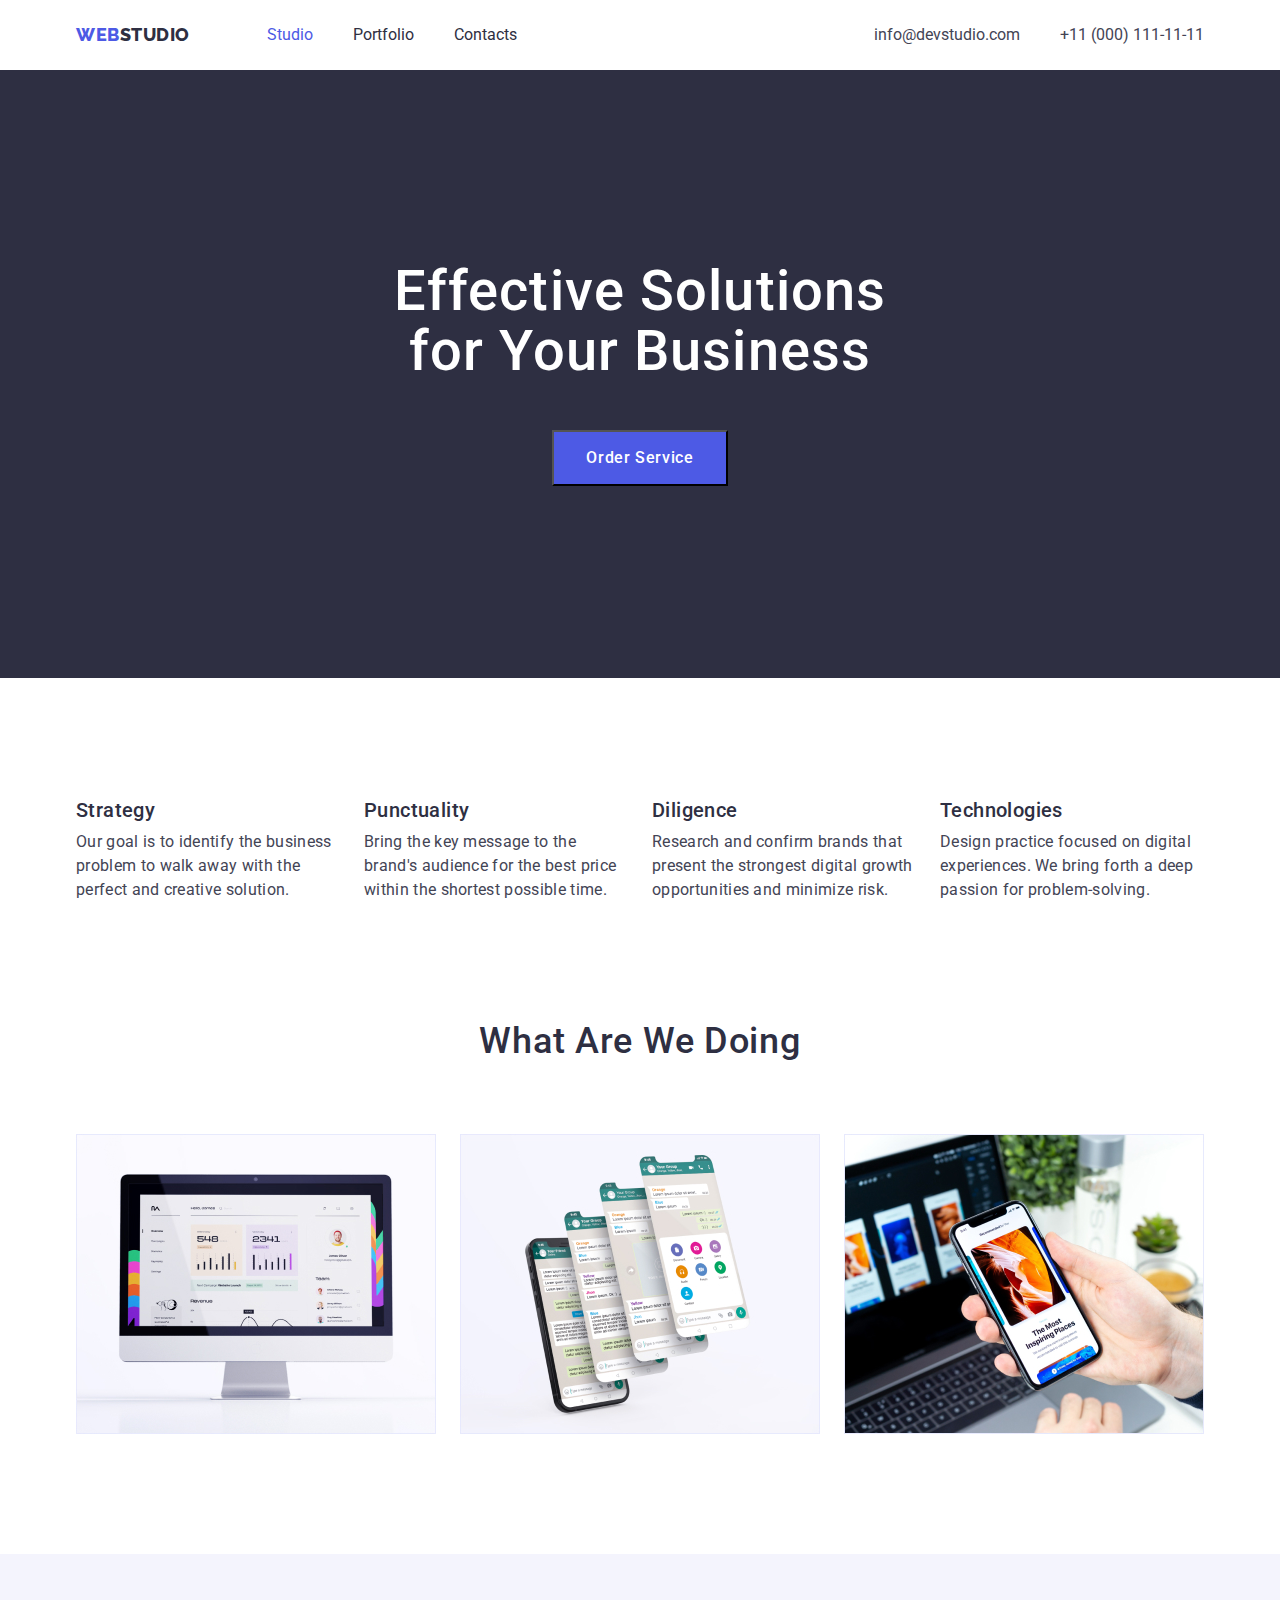
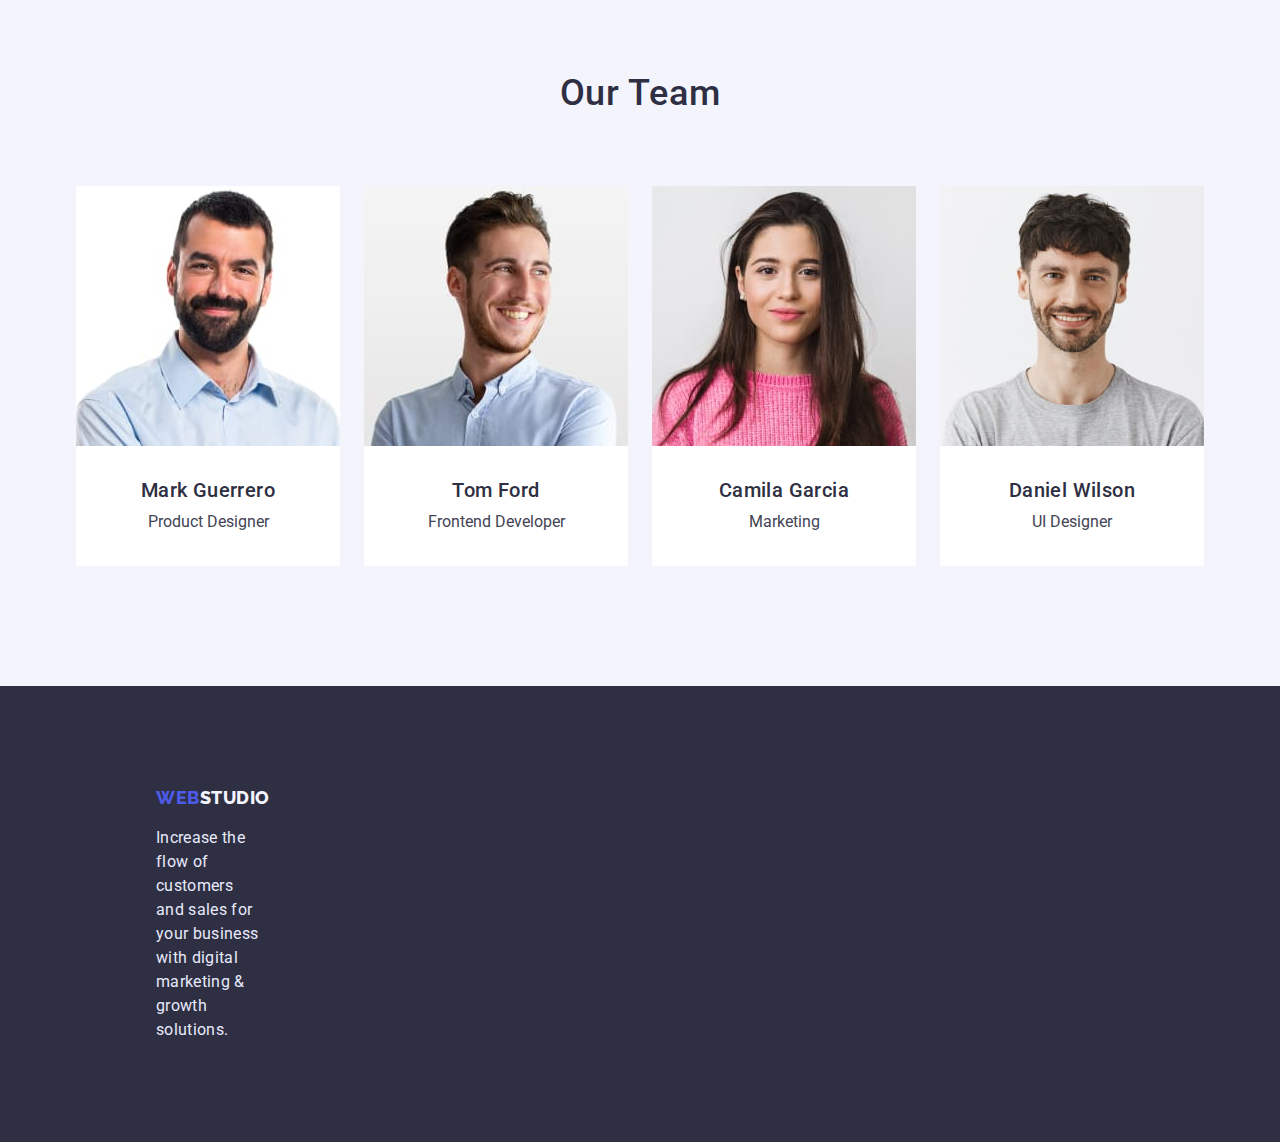
<file: index.html>
<!DOCTYPE html>

<html lang="en">
  <head>
    <meta charset="UTF-8" />
    <meta http-equiv="X-UA-Compatible" content="IE=edge" />
    <meta name="viewport" content="width=device-width, initial-scale=1.0" />
    <title>WEB Studio</title>

    <link
      rel="stylesheet"
      href="https://cdn.jsdelivr.net/npm/modern-normalize@1.1.0/modern-normalize.min.css"
    />

    <link rel="preconnect" href="https://fonts.googleapis.com" />
    <link rel="preconnect" href="https://fonts.gstatic.com" crossorigin />
    <link
      href="https://fonts.googleapis.com/css2?family=Raleway:wght@800&family=Roboto:wght@400;500;700&display=swap"
      rel="stylesheet"
    />

    <link
      rel="stylesheet"
      href="https://cdn.jsdelivr.net/npm/modern-normalize@1.1.0/modern-normalize.min.css"
    />

    <link rel="stylesheet" href="./css/styles.css" />
  </head>

  <body>
    <header class="container header-page">
      <!-- <div class="container header-page" -->
      <a href="./index.html" class="lineout logo-text">
        WEB<span class="studiotext-header">STUDIO</span>
      </a>
      <nav>
        <ul class="site-nav">
          <li class="nav-links">
            <a href="./index.html" class="link link-current lineout">Studio</a>
          </li>
          <li class="nav-links">
            <a href="./portfolio.html" class="link lineout">Portfolio</a>
          </li>
          <li class="nav-links">
            <a href="" class="link lineout">Contacts</a>
          </li>
        </ul>
      </nav>

      <ul class="auth-nav">
        <li class="auth-item">
          <a href="mailto:info@devstudio.com" class="lineout"
            >info@devstudio.com</a
          >
        </li>
        <li class="auth-item">
          <a href="tel:+110001111111" class="lineout">+11 (000) 111-11-11</a>
        </li>
      </ul>

      <!-- </div> -->
    </header>

    <main>
      <section class="hero">
        <!-- <div class="container" -->
        <h1 class="main-title">
          Effective Solutions <br />
          for Your Business
        </h1>
        <!-- </div> -->

        <button type="button" class="orderbutton">Order Service</button>
        <!-- </div> -->
      </section>

      <section class="container features">
        <h2 class="section-title" hidden>Main description</h2>
        <ul class="features-block">
          <li class="features-elem">
            <h3 class="features-title">Strategy</h3>
            <p class="features-text">
              Our goal is to identify the business problem to walk away with the
              perfect and creative solution.
            </p>
          </li>
          <li class="features-elem">
            <h3 class="features-title">Punctuality</h3>
            <p>
              Bring the key message to the brand's audience for the best price
              within the shortest possible time.
            </p>
          </li>
          <li class="features-elem">
            <h3 class="features-title">Diligence</h3>
            <p>
              Research and confirm brands that present the strongest digital
              growth opportunities and minimize risk.
            </p>
          </li>
          <li class="features-elem">
            <h3 class="features-title">Technologies</h3>
            <p>
              Design practice focused on digital experiences. We bring forth a
              deep passion for problem-solving.
            </p>
          </li>
        </ul>
      </section>

      <section class="container tasks">
        <h2 class="section-title">What are we doing</h2>
        <ul class="tasks-block">
          <li class="tasks-elem">
            <img src="./images/rectangle1.jpg" alt="Desktop" />
          </li>

          <li class="tasks-elem">
            <img src="./images/rectangle2.jpg" alt="Display" />
          </li>

          <li class="tasks-elem">
            <img src="./images/rectangle3.jpg" alt="Smartphone" />
          </li>
        </ul>
      </section>

      <section class="team">
        <div class="container">
          <h2 class="section-title">Our Team</h2>
          <ul class="team-block">
            <li class="team-card">
              <img src="./images/img1.jpg" alt="Mark Guerrero" />

              <div class="card-description">
                <h3 class="team-name">Mark Guerrero</h3>
                <p class="team-description">Product Designer</p>
              </div>
            </li>

            <li class="team-card">
              <img src="./images/img2.jpg" alt="Tom Ford" />
              <div class="card-description">
                <h3 class="team-name">Tom Ford</h3>
                <p class="team-description">Frontend Developer</p>
              </div>
            </li>

            <li class="team-card">
              <img src="./images/img3.jpg" alt="Camila Garcia" />
              <div class="card-description">
                <h3 class="team-name">Camila Garcia</h3>
                <p class="team-description">Marketing</p>
              </div>
            </li>

            <li class="team-card">
              <img src="./images/img4.jpg" alt="Daniel Wilson" />
              <div class="card-description">
                <h3 class="team-name">Daniel Wilson</h3>
                <p class="team-description">UI Designer</p>
              </div>
            </li>
          </ul>
        </div>
      </section>
    </main>

    <footer>
      <section class="gen-footer">
        <div  class="footer-info">
          <a href="./index.html" class="logo-text lineout">
            WEB<span class="studiotext-footer">STUDIO</span>
          </a>
          <p class="footer-text">
            Increase the flow of customers and sales for your business with
            digital marketing & growth solutions.
          </p>
        </div>
      </section>
    </footer>
  </body>
</html>
</file>
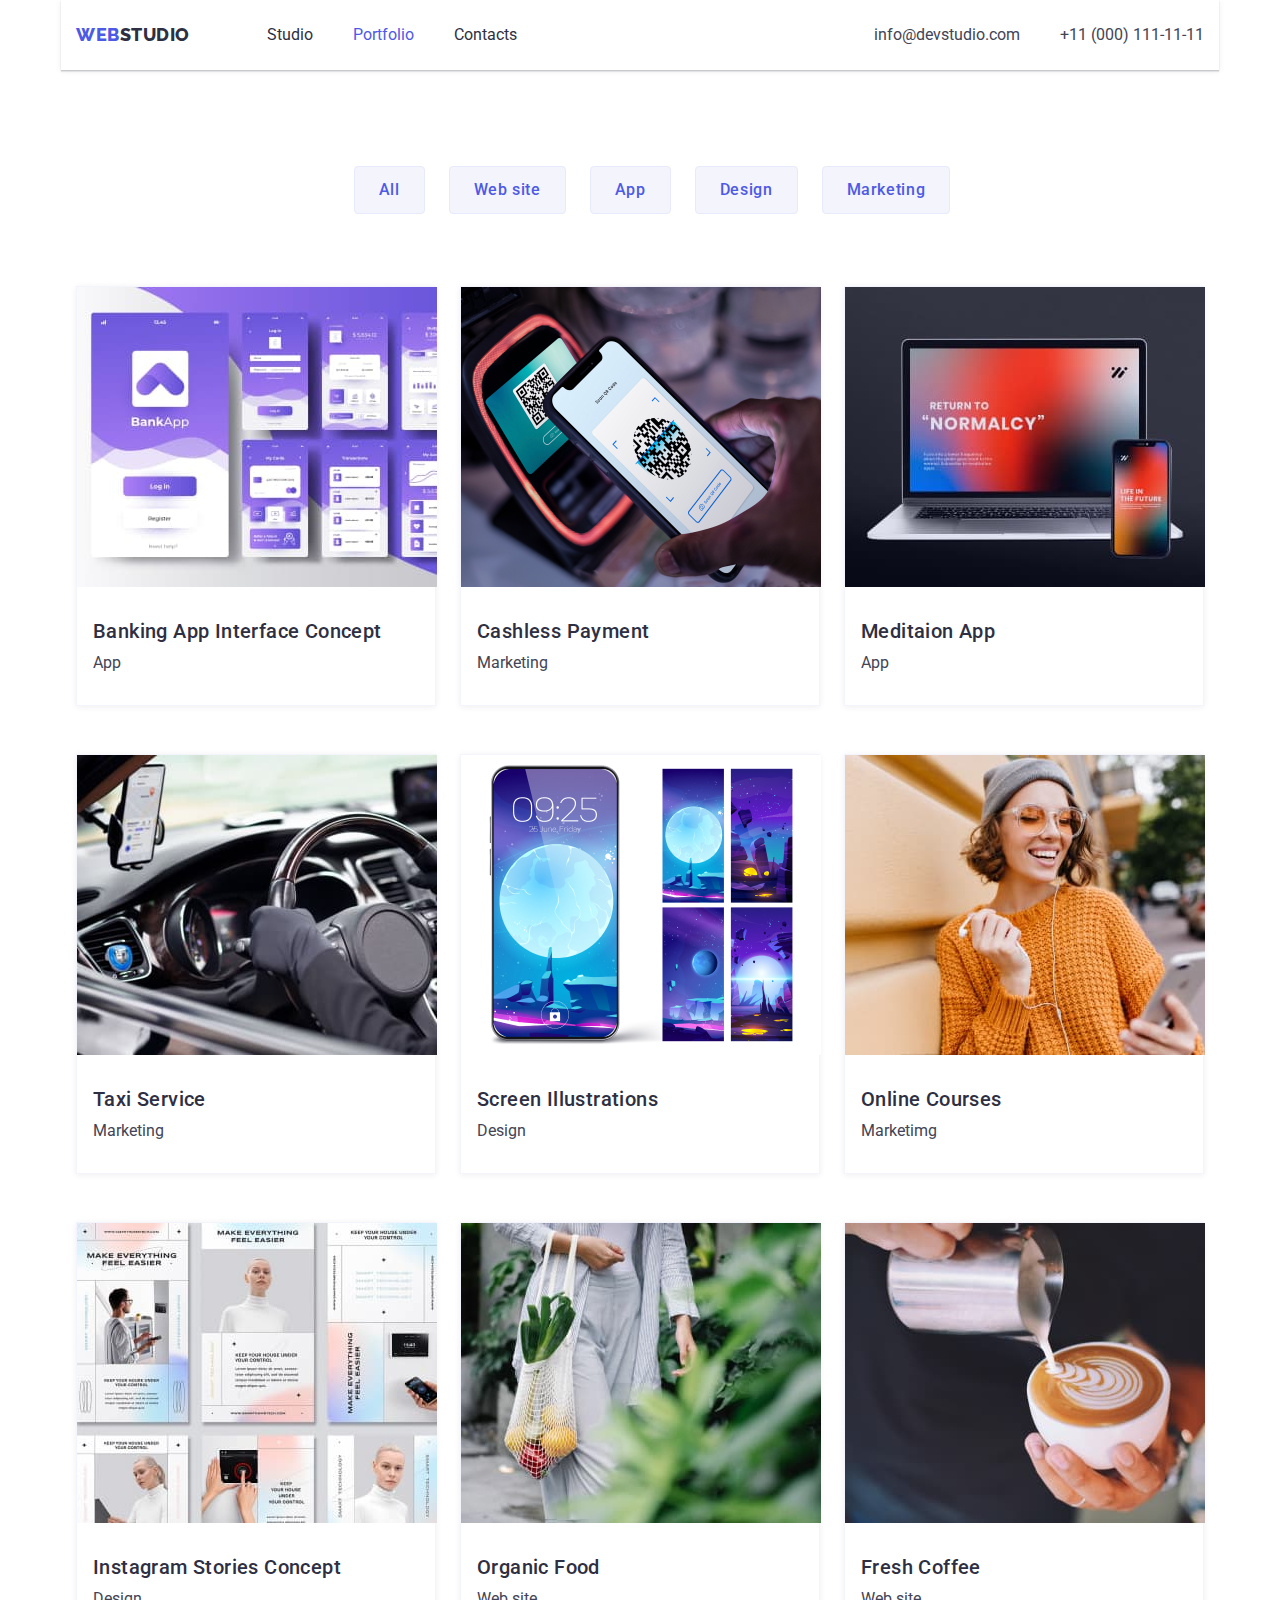
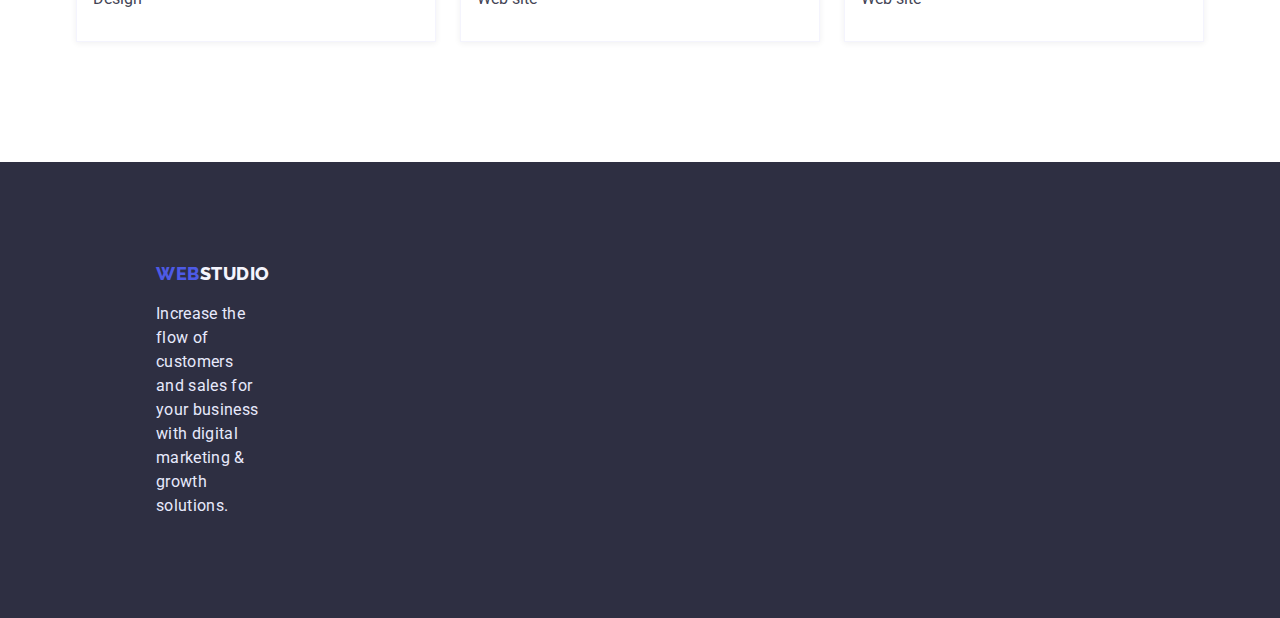
<file: portfolio.html>
<!DOCTYPE html>
<html lang="en">
  <head>
    <meta charset="UTF-8" />
    <meta http-equiv="X-UA-Compatible" content="IE=edge" />
    <meta name="viewport" content="width=device-width, initial-scale=1.0" />
    <title>Portfolio</title>

    <link
      rel="stylesheet"
      href="https://cdn.jsdelivr.net/npm/modern-normalize@1.1.0/modern-normalize.min.css"
    />

    <link rel="preconnect" href="https://fonts.googleapis.com" />
    <link rel="preconnect" href="https://fonts.gstatic.com" crossorigin />
    <link
      href="https://fonts.googleapis.com/css2?family=Raleway:wght@800&family=Roboto:wght@400;500;700&display=swap"
      rel="stylesheet"
    />

    <link rel="stylesheet" href="./css/styles.css" />
  </head>
  <body>
    <header class="container header-page topline">
      <!-- <div class="container header-page" -->
      <a href="./index.html" class="lineout logo-text">
        WEB<span class="studiotext-header">STUDIO</span>
      </a>
      <nav>
        <ul class="site-nav">
          <li class="nav-links">
            <a href="./index.html" class="link lineout">Studio</a>
          </li>
          <li class="nav-links">
            <a href="./portfolio.html" class="link link-current lineout"
              >Portfolio</a
            >
          </li>
          <li class="nav-links">
            <a href="" class="link lineout">Contacts</a>
          </li>
        </ul>
      </nav>

      <ul class="auth-nav">
        <li class="auth-item">
          <a href="mailto:info@devstudio.com" class="lineout"
            >info@devstudio.com</a
          >
        </li>
        <li class="auth-item">
          <a href="tel:+110001111111" class="lineout">+11 (000) 111-11-11</a>
        </li>
      </ul>

      <!-- </div> -->
    </header>
    <main>
      <section class="filter">
        <div class="container">
          <ul class="filter-block">
            <li>
              <button type="button" class="filterbutton">All</button>
            </li>
            <li>
              <button type="button" class="filterbutton">Web site</button>
            </li>
            <li><button type="button" class="filterbutton">App</button>
            </li>
            <li><button type="button" class="filterbutton">Design</button>
            </li>
            <li>
              <button type="button" class="filterbutton">Marketing</button>
            </li>
          </ul>
        </div>
      </section>

      <section class="products">
        <div class="container">
          <ul class="products-block">
            <li class="products-item">
              <a>
                <img src="./images/portfolioimg1.jpg" alt="Cashless Payment" />
                <div class="products-description">
                  <h3 class="card-title">Banking App Interface Concept</h3>
                  <p class="products-text">App</p>
                </div>
                <!-- <p>
                14 Stylish and User-Friendly App Design Concepts · Task Manager
                App · Calorie Tracker App · Exotic Fruit Ecommerce App · Cloud
                Storage App
              </p> -->
              </a>
            </li>
            <li class="products-item">
              <a>
                <img src="./images/portfolioimg2.jpg" alt="Cashless Payment" />
                <div class="products-description">
                  <h3 class="card-title">Cashless Payment</h3>
                  <p class="products-text">Marketing</p>
                </div>
                <!-- <p>
                14 Stylish and User-Friendly App Design Concepts · Task Manager
                App · Calorie Tracker App · Exotic Fruit Ecommerce App · Cloud
                Storage App
              </p> -->
              </a>
            </li>
            <li class="products-item">
              <a>
                <img src="./images/portfolioimg3.jpg" alt="App" />

                <div class="products-description">
                  <h3 class="card-title">Meditaion App</h3>
                  <p class="products-text">App</p>
                </div>
                <!-- <p>
                14 Stylish and User-Friendly App Design Concepts · Task Manager
                App · Calorie Tracker App · Exotic Fruit Ecommerce App · Cloud
                Storage App
              </p> -->
              </a>
            </li>
            <li class="products-item">
              <a>
                <img src="./images/portfolioimg4.jpg" alt="Taxi Service" />
                <div class="products-description">
                  <h3 class="card-title">Taxi Service</h3>
                  <p class="products-text">Marketing</p>
                </div>
                <!-- <p>
                14 Stylish and User-Friendly App Design Concepts · Task Manager
                App · Calorie Tracker App · Exotic Fruit Ecommerce App · Cloud
                Storage App
              </p> -->
              </a>
            </li>
            <li class="products-item">
              <a>
                <img
                  src="./images/portfolioimg5.jpg"
                  alt="Screen Illustrations"
                />
                <div class="products-description">
                  <h3 class="card-title">Screen Illustrations</h3>
                  <p class="products-text">Design</p>
                </div>
                <!-- <p>
                14 Stylish and User-Friendly App Design Concepts · Task Manager
                App · Calorie Tracker App · Exotic Fruit Ecommerce App · Cloud
                Storage App
              </p> -->
              </a>
            </li>
            <li class="products-item">
              <a>
                <img src="./images/portfolioimg6.jpg" alt="Online Courses" />
                <div class="products-description">
                  <h3 class="card-title">Online Courses</h3>
                  <p class="products-text">Marketimg</p>
                </div>

                <!-- <p>
                14 Stylish and User-Friendly App Design Concepts · Task Manager
                App · Calorie Tracker App · Exotic Fruit Ecommerce App · Cloud
                Storage App
              </p> -->
              </a>
            </li>
            <li class="products-item">
              <a>
                <img
                  src="./images/portfolioimg7.jpg"
                  alt="Instagram Stories Concept"
                />

                <div class="products-description">
                  <h3 class="card-title">Instagram Stories Concept</h3>
                  <p class="products-text">Design</p>
                </div>

                <!-- <p>
                14 Stylish and User-Friendly App Design Concepts · Task Manager
                App · Calorie Tracker App · Exotic Fruit Ecommerce App · Cloud
                Storage App
              </p> -->
              </a>
            </li>
            <li class="products-item">
              <a>
                <img src="./images/portfolioimg8.jpg" alt="Organic food" />

                <div class="products-description">
                  <h3 class="card-title">Organic Food</h3>
                  <p class="products-text">Web site</p>
                </div>

                <!-- <p>
                14 Stylish and User-Friendly App Design Concepts · Task Manager
                App · Calorie Tracker App · Exotic Fruit Ecommerce App · Cloud
                Storage App
              </p> -->
              </a>
            </li>
            <li class="products-item">
              <a>
                <img src="./images/portfolioimg9.jpg" alt="Fresh Coffee" />

                <div class="products-description">
                  <h3 class="card-title">Fresh Coffee</h3>
                  <p class="products-text">Web site</p>
                </div>

                <!-- <p>
                14 Stylish and User-Friendly App Design Concepts · Task Manager
                App · Calorie Tracker App · Exotic Fruit Ecommerce App · Cloud
                Storage App
              </p> -->
              </a>
            </li>
          </ul>
        </div>
      </section>
    </main>

    <footer>
      <section class="gen-footer">
        <div class="footer-info">
          <a href="./index.html" class="logo-text lineout">
            WEB<span class="studiotext-footer">STUDIO</span>
          </a>
          <p class="footer-text">
            Increase the flow of customers and sales for your business with
            digital marketing & growth solutions.
          </p>
        </div>
      </section>
    </footer>
  </body>
</html>
</file>
<file: css/styles.css>
/* колір заголовків, навігації  color: #2E2F42; */
/* колір тексту color: #434455; */
/* колір лого  ВЕБ color: #4D5AE5; */
/* колір посилань background: #4D5AE5; */
/* колір тексту футера color: #E7E9FC; */
/* колір лого футер СТУДІО та фону сект  color: #F4F4FD; */


:root {
    --main-text-color: #434455;
    --title-text-color: #2E2F42;
    --accent-text-color: #4D5AE5;
    --main-bg-color: #ffffff;
    --secondary-bg-color: #F4F4FD;
    --button-hover-color: #404BBF;
}

ul {
    list-style: none;
    padding: 0 0 0 0;
}

.lineout {
    text-decoration: none;
}


  body {
    background-color: var(--main-bg-color);
    color: var(--main-text-color);
    font-family: 'Roboto', sans-serif;
}


p {
    background-color: var(--main-bg-color);
    color: var(--main-text-color);
    font-family: 'Roboto', sans-serif;
    font-size: 16px;
    line-height: 1.5;
}


h1,
h2,
h3,
h4,
h5,
h6,
ul,
p {
    margin-top: 0;
    margin-bottom: 0;
}

img{
    display: block;
    max-width="100%"
    height="auto"
}


.container{
    /* outline: 3px solid red; */
    width: 1158px;
    margin: 0 auto;
    padding-left: 15px;
    padding-right: 15px;

}



/* ======================== HEADER================== */



.header-page {
    display: flex;
    align-items: center;
    height: 70px;
}



/* Логотип */
.logo-text {

font-family: 'Raleway', sans-serif;
font-weight: 800;
font-size: 18px;
line-height: 1.33;
letter-spacing: 0.03em;
text-transform: uppercase;
color: var(--accent-text-color);
}

.studiotext-header {
 color: var(--title-text-color);
}


.studiotext-footer {
    color: var(--secondary-bg-color);
   }

   
   .header-page {
    display: flex;
}


/* Головна навігація */
.site-nav .link {
    display: block;
    /* padding-top: 24px;
    padding-bottom: 24px; */

color: var(--title-text-color);
}

.site-nav .link-current {
    color: var(--accent-text-color);
    }


.site-nav .link:hover, 
.site-nav .link:focus {
     color:var(--accent-text-color); 
    /* color: orange; */
}


.site-nav .link:active {
    color: var(--accent-text-color);
}

.site-nav {
    display: flex;
    margin-left: 77px;
}

.nav-links {
    margin-right: 40px;
    padding-top: 24px;
    padding-bottom: 24px;
}

.site-nav .nav-links:last-child {
margin: 0;
}


/* Посилання авторизації */

.auth-nav a {
    color: var(--main-text-color);
}


.auth-nav a:hover, 
.auth-nav a:focus {
    color: var(--accent-text-color);
}

.auth-nav {
    display: flex;
    margin-left: auto;
}

.auth-nav .auth-item + .auth-item {
    margin-left: 40px;

}





/* ==========================HERO INDEX FILE====================== */

 .hero { 
/* position: absolute;
width: 1440px;
height: 603px;
left: 0px;
top: 72px;  */

text-align: center;
/* flex-direction: column; */
background: #2E2F42;
padding-bottom: 192px;
padding-top: 192px;
  }   

.main-title {
    /* font-family: 'Roboto', sans-serif; */
    margin: 0 auto 48px auto;
    font-weight: 500;
    font-size: 56px;
    line-height: 1.07;
    text-align: center;
    letter-spacing: 0.02em;   
    color: var(--main-bg-color); 
}



.orderbutton {
    padding: 16px 32px;;
background-color: var(--accent-text-color);
color: var(--main-bg-color);
cursor: pointer;
font-family: 'Roboto', sans-serif;
font-weight: 500;
font-size: 16px;
line-height: 1.26;
/* display: flex;
align-items: center; */
letter-spacing: 0.04em;

}

.orderbutton:hover,
.orderbutton:focus {
    background-color: var(--button-hover-color);
}



/* ===========================BODY INDEX==================== */


.features {
/* outline: 3px solid red; */
padding-top: 120px;
padding-bottom: 120px;
}



.section-title {
    margin-bottom: 72px;

color:var(--title-text-color);
/* font-family: 'Roboto', sans-serif; */
font-weight: 500;
font-size: 36px;
line-height: 1.11;
text-align: center;
letter-spacing: 0.02em;
text-transform: capitalize;

}

.features-block {
    display:flex
}

.features-elem {
    width: 264px;
}

.features-elem:not(:first-child) {
    margin-left: 24px;
   
    
}

.features-title {
    margin-bottom: 8px;
color: var(--title-text-color);
/* font-family: 'Roboto', sans-serif; */
font-weight: 500;
font-size: 20px;
line-height: 1.2;
letter-spacing: 0.02em;

}



.features p {
/* font-family: 'Roboto', sans-serif; */
font-size: 16px;
line-height: 1.5;
letter-spacing: 0.02em;
}


/* ================================section tasks============================== */

.tasks {
    padding-bottom: 120px;
    /* outline: 3px solid red; */
}

.tasks-block {
    display: flex;
    justify-content: center;
}

.tasks-elem:not(:first-child) {
        margin-left: 24px;
    }



.team {
    padding-top: 120px;
    background-color:#F4F4FD;
    padding-bottom: 120px;
}

.team-block {
    
    margin: auto;
    display: flex;
    justify-content: center;
}


.team-card {
    background-color: #ffffff;
    /* text-align: center; */
    /* padding-bottom: 32px; */
}

.card-description {
    padding-bottom: 32px;
    padding-top: 32px;
    text-align: center;
}

.team-card:not(:first-child) {
    margin-left: 24px;}

  

.team-name {
    background-color: #ffffff;
color: var(--title-text-color);

/* margin-top: 32px; */
margin-bottom: 8px;
/* font-family: 'Roboto', sans-serif; */
font-weight: 500;
font-size: 20px;
line-height: 1.2;
letter-spacing: 0.02em;
}



/* ========== PAGE PORTFOLIO====================== */


    .topline {
        box-shadow: 0px 2px 1px rgba(46, 47, 66, 0.08), 0px 1px 1px rgba(46, 47, 66, 0.16), 0px 1px 6px rgba(46, 47, 66, 0.08);
    }

.card-title {
    color: var(--title-text-color);
}

.filter {
  padding-top: 96px;
}

.filter-block {
    display: flex;
    margin: auto;
    justify-content: center;
}


.filterbutton {
    margin-left: 24px;
    background-color: var(--secondary-bg-color);
    color: var(--accent-text-color);
    cursor: pointer;
    font-family: 'Roboto', sans-serif;
    font-weight: 500;
    font-size: 16px;
    line-height: 1.19;
    text-align: center;

    border: 1px solid #E7E9FC;
    border-radius: 4px;

    /* display: flex;
    align-items: center; */
    letter-spacing: 0.04em;
    height: 48px;
    padding: 12px 24px ;
    
}





.filterbutton:hover,
.filterbutton:focus {
    background-color: var(--accent-text-color);
    color: var(--main-bg-color);
}

.card-title {
    color: var(--title-text-color);
    /* font-family: 'Roboto', sans-serif; */
    font-weight: 500;
    font-size: 20px;
    line-height: 1.2;
    letter-spacing: 0.02em; 
    /* margin-top: 32px; */
    /* margin-left: 16px; */
}


.products {
    margin-top: 72px;
    padding-bottom: 120px;
}

.products-block {
    display: flex;
    flex-wrap: wrap;
    justify-content: space-between ;

}

.products-item {
    box-sizing: border-box;
    width: 360px;
    height: 420px;
    margin-bottom: 48px;
    padding-bottom: 32px;
    border: 0.5px solid teal;

    border: 0.5px solid #F4F4FD;
    box-shadow: 0px 1px 6px rgba(46, 47, 66, 0.08);
    /* margin-right: 24px; */
}

.products-item:nth-child(3n){
    margin-right: 0;
}

.products-item:nth-last-child(-n+3){
    margin-bottom: 0;
   
}

.products-description {
    padding-top: 32px;
    padding-bottom: 32px;
    padding-left: 16px;
}

.products-text{
    margin-top: 8px;
    /* margin-left: 16px; */
}





/* =====================FOOTER======================== */

.gen-footer {
    background-color:#2E2F42;
    /* height: 310px; */
    padding-top: 100px;
    padding-bottom: 100px;
}

.footer-info {
    width: 264px;
    padding-left: 156px;
}


.studiotext-footer {
    color: var(--secondary-bg-color);
    
   }

.gen-footer .footer-text {
margin-top: 16px;
font-size: 16px;
line-height: 1.5;
letter-spacing: 0.02em;
color: #E7E9FC;
background-color: #2E2F42;
   }
</file>
